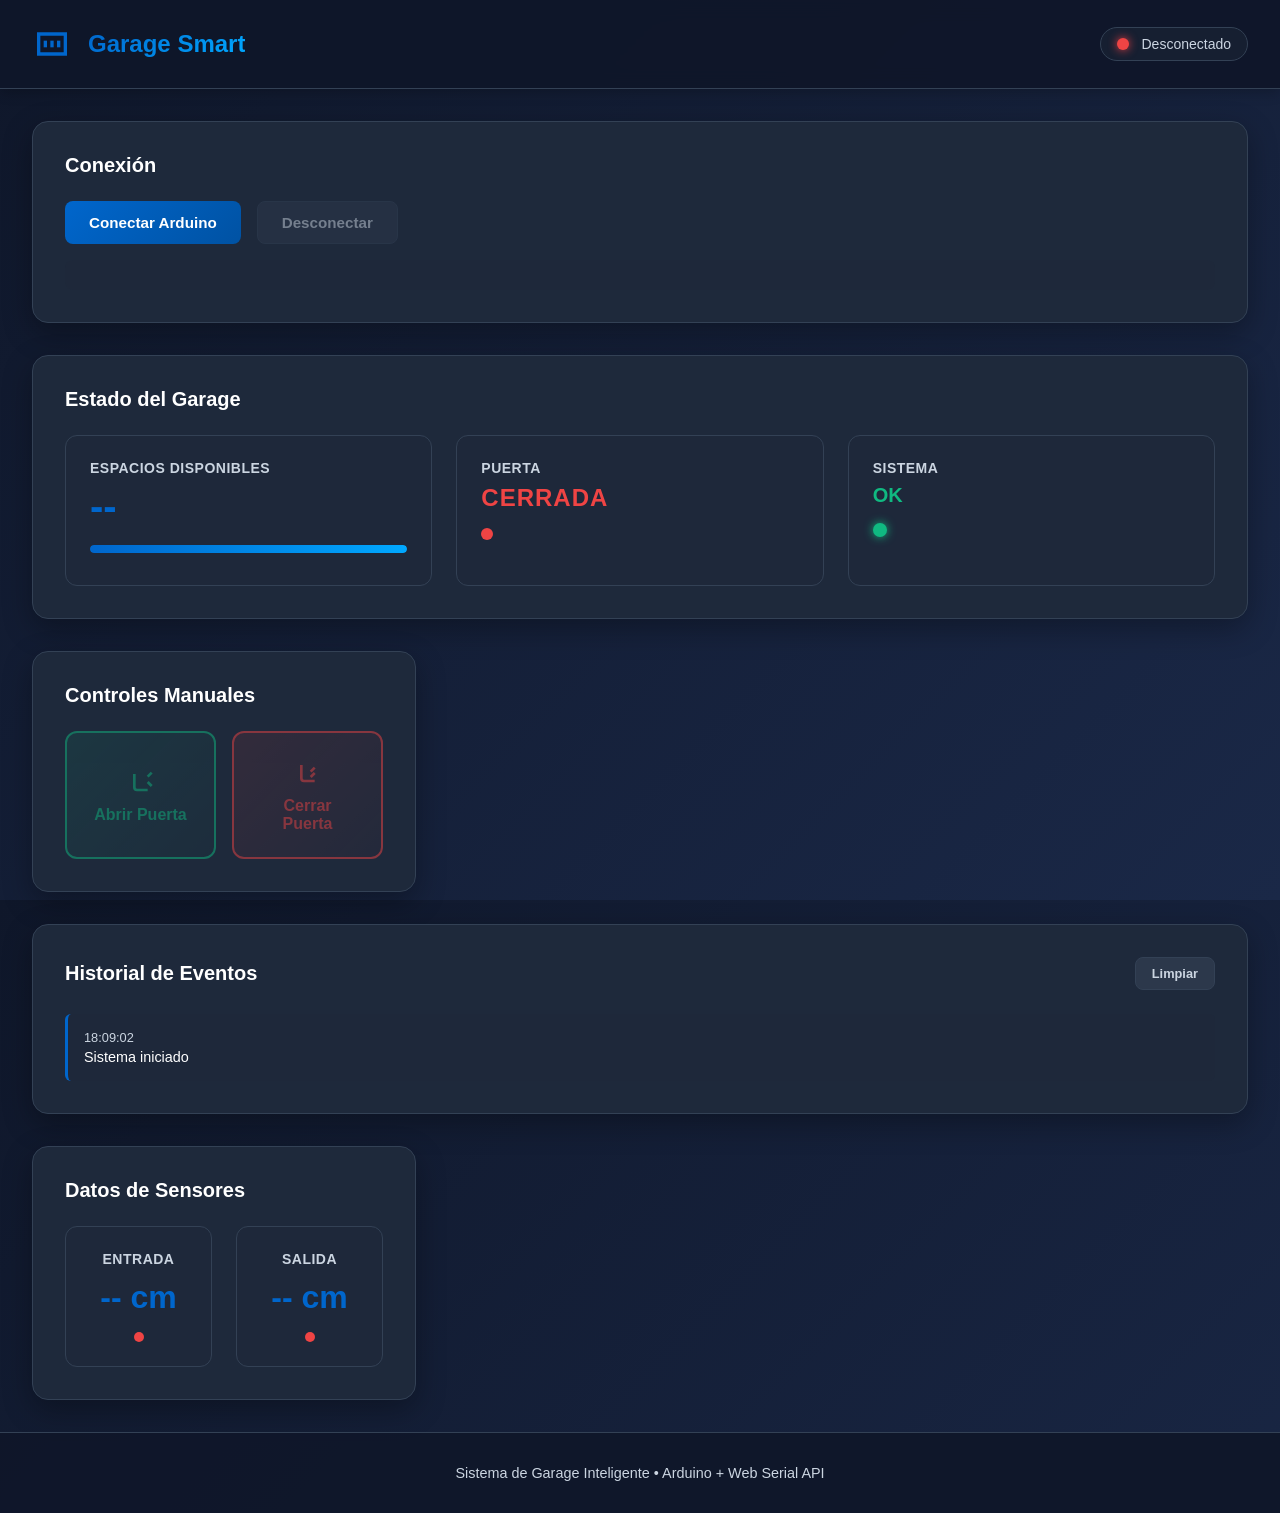
<file: index.html>
<!DOCTYPE html>
<html lang="es">
<head>
    <meta charset="UTF-8">
    <meta name="viewport" content="width=device-width, initial-scale=1.0">
    <title>Sistema de Garage Inteligente</title>
    <link rel="stylesheet" href="styles.css">
</head>
<body>
    <div class="container">
        <!-- Header -->
        <header class="header">
            <div class="header-content">
                <div class="logo">
                    <svg viewBox="0 0 24 24" fill="none" stroke="currentColor" stroke-width="2">
                        <path d="M4 6h16v12H4z"></path>
                        <path d="M8 10v4"></path>
                        <path d="M12 10v4"></path>
                        <path d="M16 10v4"></path>
                    </svg>
                    <h1>Garage Smart</h1>
                </div>
                <div class="connection-status">
                    <span class="status-indicator" id="statusIndicator"></span>
                    <span class="status-text" id="statusText">Desconectado</span>
                </div>
            </div>
        </header>

        <!-- Main Content -->
        <main class="main-content">
            <!-- Connection Panel -->
            <section class="panel connection-panel">
                <h2>Conexión</h2>
                <div class="connection-controls">
                    <button id="connectBtn" class="btn btn-primary">Conectar Arduino</button>
                    <button id="disconnectBtn" class="btn btn-secondary" disabled>Desconectar</button>
                </div>
                <div class="port-info" id="portInfo"></div>
            </section>

            <!-- Status Panel -->
            <section class="panel status-panel">
                <h2>Estado del Garage</h2>
                <div class="status-grid">
                    <div class="status-card">
                        <div class="status-label">Espacios Disponibles</div>
                        <div class="status-value" id="spacesValue">--</div>
                        <div class="capacity-bar">
                            <div class="capacity-fill" id="capacityFill"></div>
                        </div>
                        <div class="capacity-text" id="capacityText"></div>
                    </div>
                    <div class="status-card">
                        <div class="status-label">Puerta</div>
                        <div class="door-status" id="doorStatus">CERRADA</div>
                        <div class="door-indicator" id="doorIndicator"></div>
                    </div>
                    <div class="status-card">
                        <div class="status-label">Sistema</div>
                        <div class="system-status" id="systemStatus">OK</div>
                        <div class="status-light active" id="systemLight"></div>
                    </div>
                </div>
            </section>

            <!-- Control Panel -->
            <section class="panel control-panel">
                <h2>Controles Manuales</h2>
                <div class="control-grid">
                    <button id="openDoorBtn" class="btn btn-control btn-open" disabled>
                        <svg viewBox="0 0 24 24" fill="none" stroke="currentColor" stroke-width="2">
                            <path d="M7 6v10a2 2 0 0 0 2 2h8"></path>
                            <path d="M17 8l3-3"></path>
                            <path d="M17 12l3 3"></path>
                        </svg>
                        Abrir Puerta
                    </button>
                    <button id="closeDoorBtn" class="btn btn-control btn-close" disabled>
                        <svg viewBox="0 0 24 24" fill="none" stroke="currentColor" stroke-width="2">
                            <path d="M7 6v10a2 2 0 0 0 2 2h8"></path>
                            <path d="M17 8l-3 3"></path>
                            <path d="M17 12l-3 3"></path>
                        </svg>
                        Cerrar Puerta
                    </button>
                </div>
            </section>

            <!-- Events Panel -->
            <section class="panel events-panel">
                <div class="panel-header">
                    <h2>Historial de Eventos</h2>
                    <button id="clearEventsBtn" class="btn btn-small">Limpiar</button>
                </div>
                <div class="events-list" id="eventsList">
                    <div class="event-placeholder">Esperando eventos...</div>
                </div>
            </section>

            <!-- Sensor Data Panel -->
            <section class="panel sensor-panel">
                <h2>Datos de Sensores</h2>
                <div class="sensor-grid">
                    <div class="sensor-card">
                        <div class="sensor-label">Entrada</div>
                        <div class="sensor-value" id="sensorEntrada">-- cm</div>
                        <div class="sensor-indicator" id="indicatorEntrada"></div>
                    </div>
                    <div class="sensor-card">
                        <div class="sensor-label">Salida</div>
                        <div class="sensor-value" id="sensorSalida">-- cm</div>
                        <div class="sensor-indicator" id="indicatorSalida"></div>
                    </div>
                </div>
            </section>
        </main>

        <!-- Footer -->
        <footer class="footer">
            <p>Sistema de Garage Inteligente • Arduino + Web Serial API</p>
        </footer>
    </div>

    <script src="serial.js"></script>
    <script src="app.js"></script>
</body>
</html>
</file>
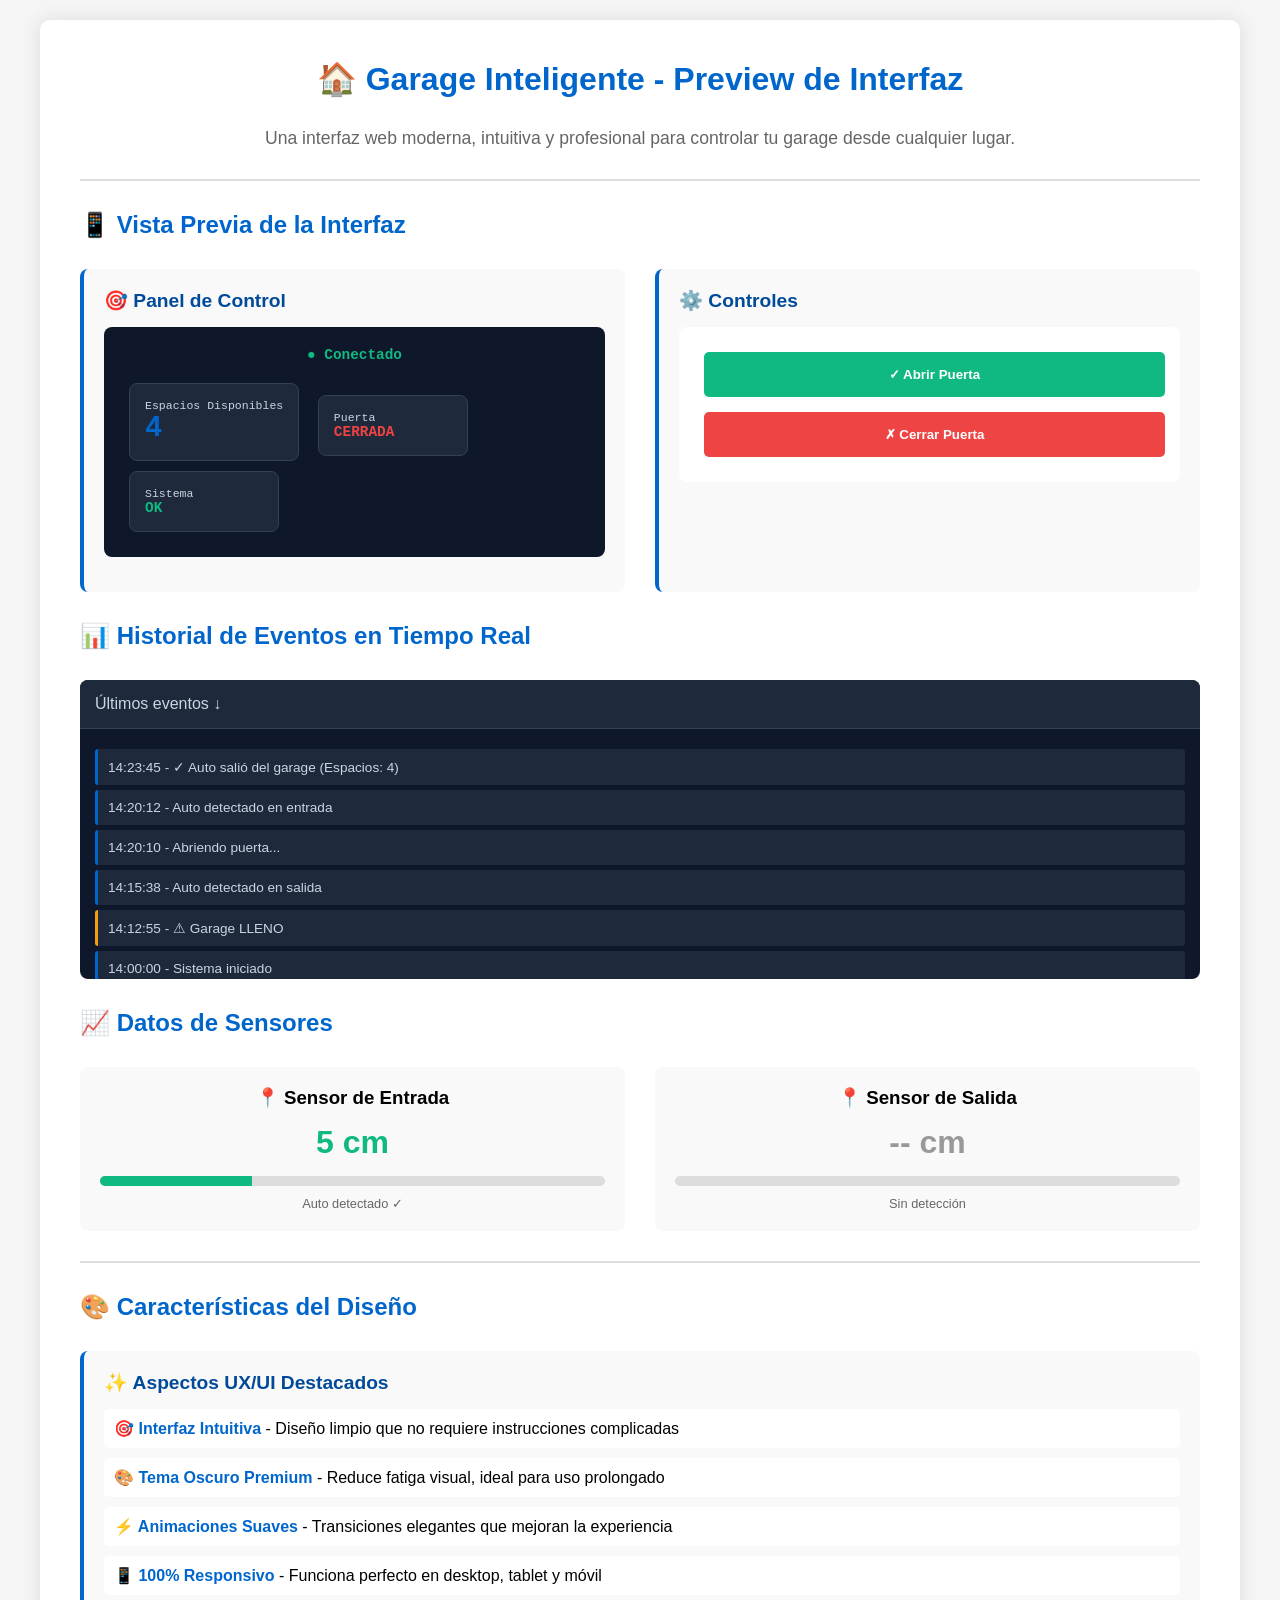
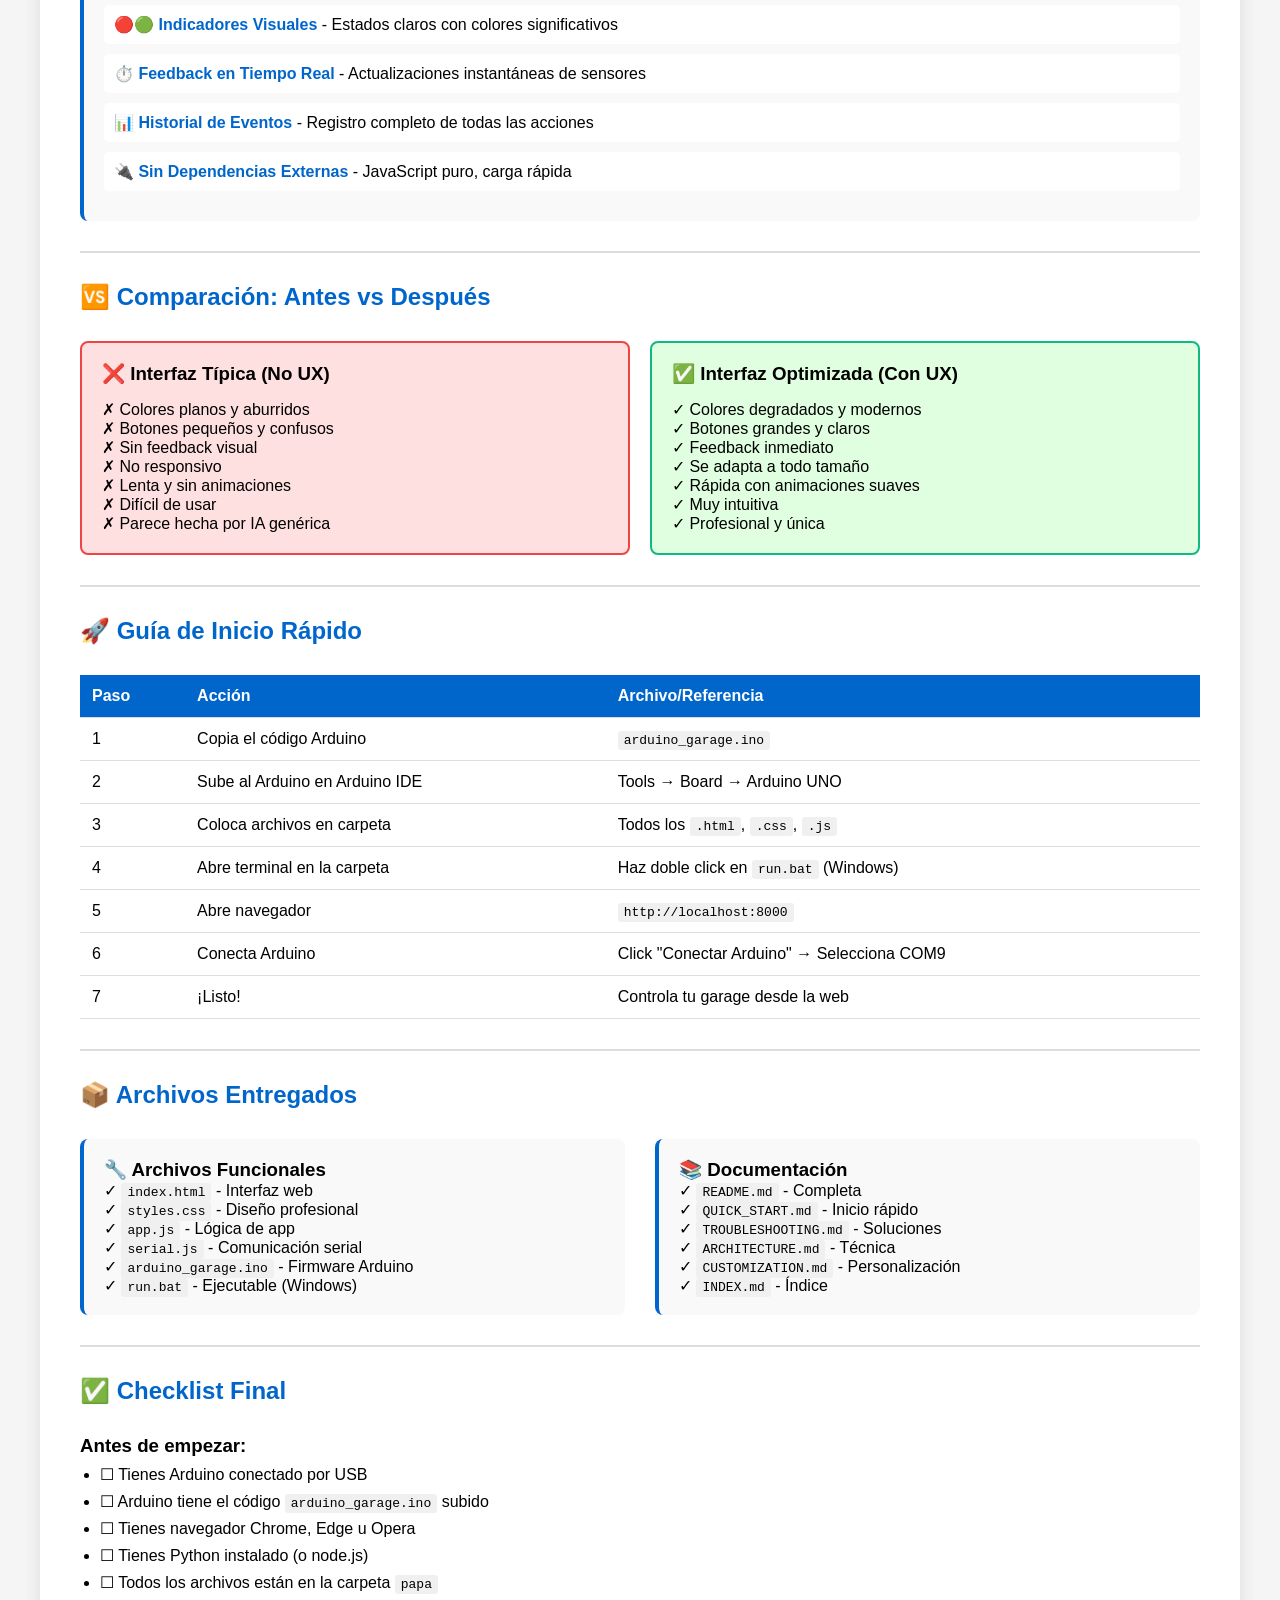
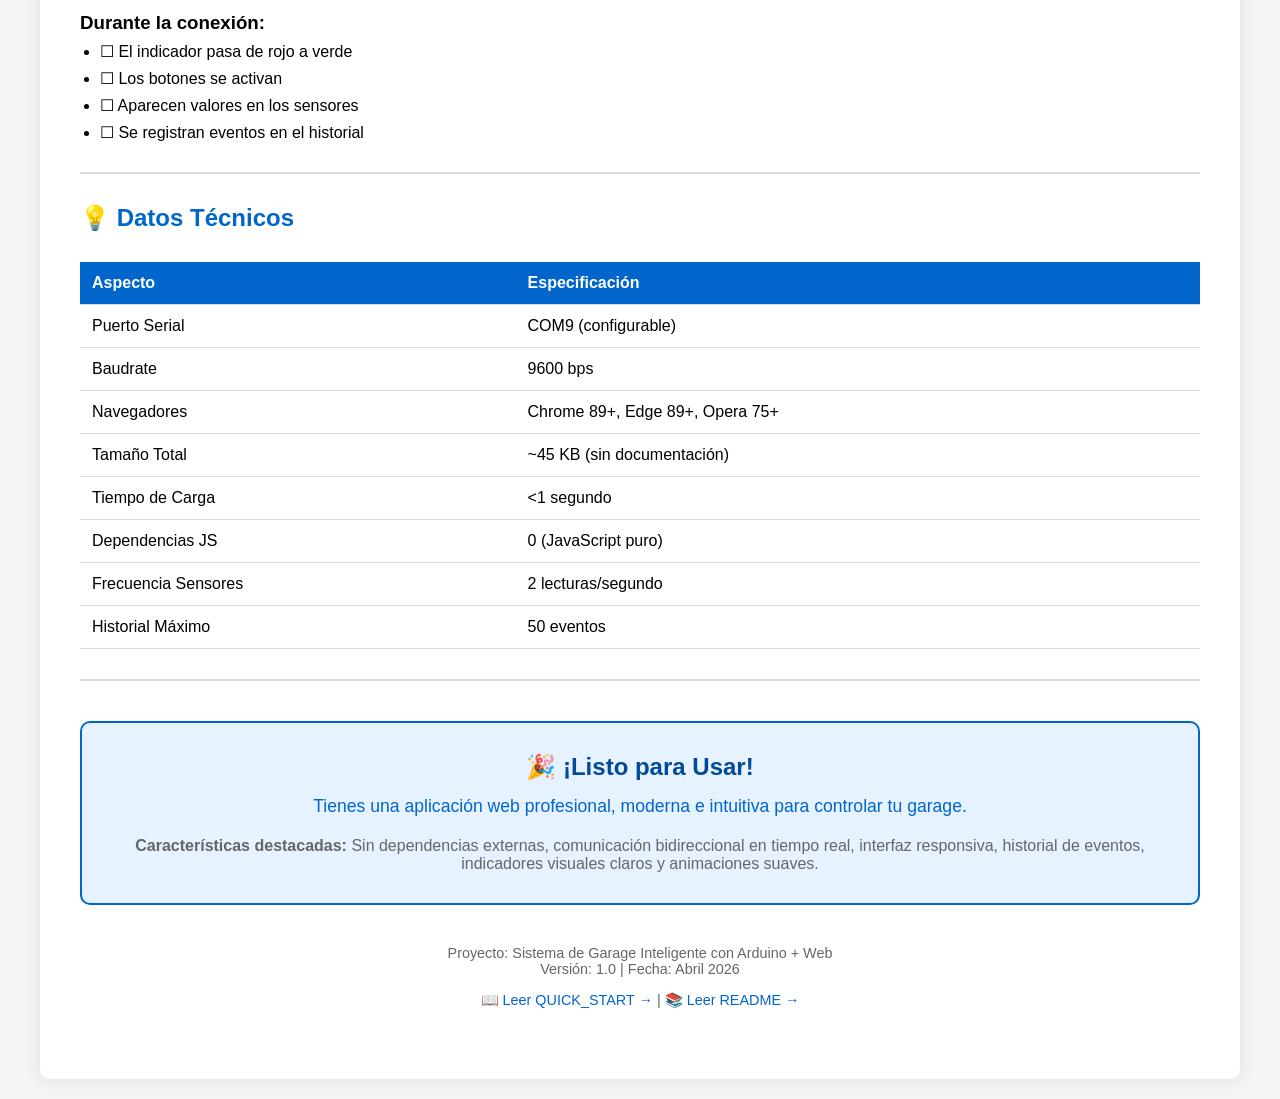
<file: PREVIEW.html>
<!DOCTYPE html>
<html lang="es">
<head>
    <meta charset="UTF-8">
    <meta name="viewport" content="width=device-width, initial-scale=1.0">
    <title>Preview - Garage Inteligente</title>
    <style>
        * { margin: 0; padding: 0; box-sizing: border-box; }
        body { font-family: Arial, sans-serif; background: #f5f5f5; padding: 20px; }
        .container { max-width: 1200px; margin: 0 auto; background: white; padding: 40px; border-radius: 10px; box-shadow: 0 0 20px rgba(0,0,0,0.1); }
        h1 { color: #0066cc; margin-bottom: 30px; text-align: center; }
        .preview { display: grid; grid-template-columns: 1fr 1fr; gap: 30px; margin: 30px 0; }
        .section { background: #f9f9f9; padding: 20px; border-radius: 8px; border-left: 4px solid #0066cc; }
        .section h2 { color: #004a99; margin-bottom: 15px; font-size: 1.2em; }
        .feature { margin: 10px 0; padding: 10px; background: white; border-radius: 5px; }
        .feature strong { color: #0066cc; }
        .mock-ui { background: #0f172a; color: white; padding: 20px; border-radius: 8px; font-family: 'Courier New', monospace; font-size: 0.9em; overflow-x: auto; margin: 15px 0; }
        .status-card { display: inline-block; background: #1e293b; padding: 15px; margin: 5px; border-radius: 8px; border: 1px solid #334155; min-width: 150px; }
        .status-value { font-size: 2em; color: #0066cc; font-weight: bold; }
        .status-label { font-size: 0.8em; color: #cbd5e1; }
        .button-demo { display: inline-block; padding: 10px 20px; margin: 5px; border: none; border-radius: 5px; cursor: pointer; font-weight: bold; }
        .btn-primary { background: #0066cc; color: white; }
        .btn-success { background: #10b981; color: white; }
        .btn-danger { background: #ef4444; color: white; }
        .event-item { background: #1e293b; padding: 10px; margin: 5px 0; border-left: 3px solid #0066cc; border-radius: 3px; font-size: 0.85em; color: #cbd5e1; }
        .icons { display: flex; gap: 20px; justify-content: center; margin: 30px 0; font-size: 4em; }
        .comparison { display: grid; grid-template-columns: 1fr 1fr; gap: 20px; margin: 30px 0; }
        .comparison-card { padding: 20px; border-radius: 8px; }
        .comparison-card h3 { margin-bottom: 15px; }
        .before { background: #ffe0e0; border: 2px solid #ef4444; }
        .after { background: #e0ffe0; border: 2px solid #10b981; }
        table { width: 100%; border-collapse: collapse; margin: 20px 0; }
        table th, table td { padding: 12px; text-align: left; border-bottom: 1px solid #ddd; }
        table th { background: #0066cc; color: white; }
        table tr:hover { background: #f5f5f5; }
        .checklist { margin: 20px 0; }
        .checklist li { margin: 8px 0; }
        .checklist input { margin-right: 10px; }
        code { background: #f0f0f0; padding: 2px 6px; border-radius: 3px; font-family: monospace; }
        @media (max-width: 768px) { .preview { grid-template-columns: 1fr; } .comparison { grid-template-columns: 1fr; } }
    </style>
</head>
<body>
    <div class="container">
        <h1>🏠 Garage Inteligente - Preview de Interfaz</h1>
        
        <div style="text-align: center; margin: 30px 0;">
            <p style="font-size: 1.1em; color: #666;">
                Una interfaz web moderna, intuitiva y profesional para controlar tu garage desde cualquier lugar.
            </p>
        </div>

        <hr style="margin: 30px 0; border: none; border-top: 2px solid #ddd;">

        <h2 style="color: #0066cc; margin: 30px 0;">📱 Vista Previa de la Interfaz</h2>

        <div class="preview">
            <div class="section">
                <h2>🎯 Panel de Control</h2>
                <div class="mock-ui">
                    <div style="text-align: center; margin-bottom: 15px;">
                        <span style="color: #10b981; font-weight: bold;">● Conectado</span>
                    </div>
                    
                    <div class="status-card">
                        <div class="status-label">Espacios Disponibles</div>
                        <div class="status-value">4</div>
                    </div>
                    
                    <div class="status-card">
                        <div class="status-label">Puerta</div>
                        <div class="status-value" style="color: #ef4444; font-size: 1em;">CERRADA</div>
                    </div>
                    
                    <div class="status-card">
                        <div class="status-label">Sistema</div>
                        <div class="status-value" style="color: #10b981; font-size: 1em;">OK</div>
                    </div>
                </div>
            </div>

            <div class="section">
                <h2>⚙️ Controles</h2>
                <div style="padding: 20px; background: white; border-radius: 8px;">
                    <button class="button-demo btn-success" style="width: 100%; padding: 15px; margin-bottom: 10px;">
                        ✓ Abrir Puerta
                    </button>
                    <button class="button-demo btn-danger" style="width: 100%; padding: 15px;">
                        ✗ Cerrar Puerta
                    </button>
                </div>
            </div>
        </div>

        <h2 style="color: #0066cc; margin: 30px 0;">📊 Historial de Eventos en Tiempo Real</h2>
        <div style="background: #0f172a; border-radius: 8px; overflow: hidden;">
            <div style="background: #1e293b; padding: 15px; border-bottom: 1px solid #334155;">
                <span style="color: #cbd5e1;">Últimos eventos ↓</span>
            </div>
            <div style="padding: 15px; max-height: 250px; overflow-y: auto;">
                <div class="event-item">14:23:45 - ✓ Auto salió del garage (Espacios: 4)</div>
                <div class="event-item">14:20:12 - Auto detectado en entrada</div>
                <div class="event-item">14:20:10 - Abriendo puerta...</div>
                <div class="event-item">14:15:38 - Auto detectado en salida</div>
                <div class="event-item" style="border-left-color: #f59e0b;">14:12:55 - ⚠ Garage LLENO</div>
                <div class="event-item">14:00:00 - Sistema iniciado</div>
            </div>
        </div>

        <h2 style="color: #0066cc; margin: 30px 0;">📈 Datos de Sensores</h2>
        <div class="preview">
            <div style="background: #f9f9f9; padding: 20px; border-radius: 8px; text-align: center;">
                <h3>📍 Sensor de Entrada</h3>
                <div style="font-size: 2em; color: #10b981; margin: 15px 0; font-weight: bold;">5 cm</div>
                <div style="width: 100%; height: 10px; background: #ddd; border-radius: 5px; overflow: hidden;">
                    <div style="width: 30%; height: 100%; background: #10b981;"></div>
                </div>
                <p style="font-size: 0.8em; color: #666; margin-top: 10px;">Auto detectado ✓</p>
            </div>
            <div style="background: #f9f9f9; padding: 20px; border-radius: 8px; text-align: center;">
                <h3>📍 Sensor de Salida</h3>
                <div style="font-size: 2em; color: #999; margin: 15px 0; font-weight: bold;">-- cm</div>
                <div style="width: 100%; height: 10px; background: #ddd; border-radius: 5px; overflow: hidden;">
                    <div style="width: 0%; height: 100%; background: #999;"></div>
                </div>
                <p style="font-size: 0.8em; color: #666; margin-top: 10px;">Sin detección</p>
            </div>
        </div>

        <hr style="margin: 30px 0; border: none; border-top: 2px solid #ddd;">

        <h2 style="color: #0066cc; margin: 30px 0;">🎨 Características del Diseño</h2>

        <div class="preview" style="grid-template-columns: 1fr;">
            <div class="section">
                <h2>✨ Aspectos UX/UI Destacados</h2>
                <div class="feature">
                    <strong>🎯 Interfaz Intuitiva</strong> - Diseño limpio que no requiere instrucciones complicadas
                </div>
                <div class="feature">
                    <strong>🎨 Tema Oscuro Premium</strong> - Reduce fatiga visual, ideal para uso prolongado
                </div>
                <div class="feature">
                    <strong>⚡ Animaciones Suaves</strong> - Transiciones elegantes que mejoran la experiencia
                </div>
                <div class="feature">
                    <strong>📱 100% Responsivo</strong> - Funciona perfecto en desktop, tablet y móvil
                </div>
                <div class="feature">
                    <strong>🔴🟢 Indicadores Visuales</strong> - Estados claros con colores significativos
                </div>
                <div class="feature">
                    <strong>⏱️ Feedback en Tiempo Real</strong> - Actualizaciones instantáneas de sensores
                </div>
                <div class="feature">
                    <strong>📊 Historial de Eventos</strong> - Registro completo de todas las acciones
                </div>
                <div class="feature">
                    <strong>🔌 Sin Dependencias Externas</strong> - JavaScript puro, carga rápida
                </div>
            </div>
        </div>

        <hr style="margin: 30px 0; border: none; border-top: 2px solid #ddd;">

        <h2 style="color: #0066cc; margin: 30px 0;">🆚 Comparación: Antes vs Después</h2>

        <div class="comparison">
            <div class="comparison-card before">
                <h3>❌ Interfaz Típica (No UX)</h3>
                <ul style="list-style: none;">
                    <li>✗ Colores planos y aburridos</li>
                    <li>✗ Botones pequeños y confusos</li>
                    <li>✗ Sin feedback visual</li>
                    <li>✗ No responsivo</li>
                    <li>✗ Lenta y sin animaciones</li>
                    <li>✗ Difícil de usar</li>
                    <li>✗ Parece hecha por IA genérica</li>
                </ul>
            </div>
            <div class="comparison-card after">
                <h3>✅ Interfaz Optimizada (Con UX)</h3>
                <ul style="list-style: none;">
                    <li>✓ Colores degradados y modernos</li>
                    <li>✓ Botones grandes y claros</li>
                    <li>✓ Feedback inmediato</li>
                    <li>✓ Se adapta a todo tamaño</li>
                    <li>✓ Rápida con animaciones suaves</li>
                    <li>✓ Muy intuitiva</li>
                    <li>✓ Profesional y única</li>
                </ul>
            </div>
        </div>

        <hr style="margin: 30px 0; border: none; border-top: 2px solid #ddd;">

        <h2 style="color: #0066cc; margin: 30px 0;">🚀 Guía de Inicio Rápido</h2>

        <table>
            <tr>
                <th>Paso</th>
                <th>Acción</th>
                <th>Archivo/Referencia</th>
            </tr>
            <tr>
                <td>1</td>
                <td>Copia el código Arduino</td>
                <td><code>arduino_garage.ino</code></td>
            </tr>
            <tr>
                <td>2</td>
                <td>Sube al Arduino en Arduino IDE</td>
                <td>Tools → Board → Arduino UNO</td>
            </tr>
            <tr>
                <td>3</td>
                <td>Coloca archivos en carpeta</td>
                <td>Todos los <code>.html</code>, <code>.css</code>, <code>.js</code></td>
            </tr>
            <tr>
                <td>4</td>
                <td>Abre terminal en la carpeta</td>
                <td>Haz doble click en <code>run.bat</code> (Windows)</td>
            </tr>
            <tr>
                <td>5</td>
                <td>Abre navegador</td>
                <td><code>http://localhost:8000</code></td>
            </tr>
            <tr>
                <td>6</td>
                <td>Conecta Arduino</td>
                <td>Click "Conectar Arduino" → Selecciona COM9</td>
            </tr>
            <tr>
                <td>7</td>
                <td>¡Listo!</td>
                <td>Controla tu garage desde la web</td>
            </tr>
        </table>

        <hr style="margin: 30px 0; border: none; border-top: 2px solid #ddd;">

        <h2 style="color: #0066cc; margin: 30px 0;">📦 Archivos Entregados</h2>

        <div style="columns: 2; gap: 30px;">
            <div class="section">
                <h3>🔧 Archivos Funcionales</h3>
                <ul style="list-style: none;">
                    <li>✓ <code>index.html</code> - Interfaz web</li>
                    <li>✓ <code>styles.css</code> - Diseño profesional</li>
                    <li>✓ <code>app.js</code> - Lógica de app</li>
                    <li>✓ <code>serial.js</code> - Comunicación serial</li>
                    <li>✓ <code>arduino_garage.ino</code> - Firmware Arduino</li>
                    <li>✓ <code>run.bat</code> - Ejecutable (Windows)</li>
                </ul>
            </div>
            <div class="section">
                <h3>📚 Documentación</h3>
                <ul style="list-style: none;">
                    <li>✓ <code>README.md</code> - Completa</li>
                    <li>✓ <code>QUICK_START.md</code> - Inicio rápido</li>
                    <li>✓ <code>TROUBLESHOOTING.md</code> - Soluciones</li>
                    <li>✓ <code>ARCHITECTURE.md</code> - Técnica</li>
                    <li>✓ <code>CUSTOMIZATION.md</code> - Personalización</li>
                    <li>✓ <code>INDEX.md</code> - Índice</li>
                </ul>
            </div>
        </div>

        <hr style="margin: 30px 0; border: none; border-top: 2px solid #ddd;">

        <h2 style="color: #0066cc; margin: 30px 0;">✅ Checklist Final</h2>

        <div class="checklist">
            <h3>Antes de empezar:</h3>
            <ul style="margin-left: 20px;">
                <li>☐ Tienes Arduino conectado por USB</li>
                <li>☐ Arduino tiene el código <code>arduino_garage.ino</code> subido</li>
                <li>☐ Tienes navegador Chrome, Edge u Opera</li>
                <li>☐ Tienes Python instalado (o node.js)</li>
                <li>☐ Todos los archivos están en la carpeta <code>papa</code></li>
            </ul>
        </div>

        <div class="checklist">
            <h3>Durante la conexión:</h3>
            <ul style="margin-left: 20px;">
                <li>☐ El indicador pasa de rojo a verde</li>
                <li>☐ Los botones se activan</li>
                <li>☐ Aparecen valores en los sensores</li>
                <li>☐ Se registran eventos en el historial</li>
            </ul>
        </div>

        <hr style="margin: 30px 0; border: none; border-top: 2px solid #ddd;">

        <h2 style="color: #0066cc; margin: 30px 0;">💡 Datos Técnicos</h2>

        <table>
            <tr>
                <th>Aspecto</th>
                <th>Especificación</th>
            </tr>
            <tr>
                <td>Puerto Serial</td>
                <td>COM9 (configurable)</td>
            </tr>
            <tr>
                <td>Baudrate</td>
                <td>9600 bps</td>
            </tr>
            <tr>
                <td>Navegadores</td>
                <td>Chrome 89+, Edge 89+, Opera 75+</td>
            </tr>
            <tr>
                <td>Tamaño Total</td>
                <td>~45 KB (sin documentación)</td>
            </tr>
            <tr>
                <td>Tiempo de Carga</td>
                <td>&lt;1 segundo</td>
            </tr>
            <tr>
                <td>Dependencias JS</td>
                <td>0 (JavaScript puro)</td>
            </tr>
            <tr>
                <td>Frecuencia Sensores</td>
                <td>2 lecturas/segundo</td>
            </tr>
            <tr>
                <td>Historial Máximo</td>
                <td>50 eventos</td>
            </tr>
        </table>

        <hr style="margin: 30px 0; border: none; border-top: 2px solid #ddd;">

        <div style="text-align: center; margin: 40px 0; padding: 30px; background: #e6f2ff; border-radius: 10px; border: 2px solid #0066cc;">
            <h2 style="color: #004a99; margin-bottom: 15px;">🎉 ¡Listo para Usar!</h2>
            <p style="font-size: 1.1em; color: #0066cc; margin-bottom: 20px;">
                Tienes una aplicación web profesional, moderna e intuitiva para controlar tu garage.
            </p>
            <p style="color: #666;">
                <strong>Características destacadas:</strong> Sin dependencias externas, comunicación bidireccional en tiempo real, 
                interfaz responsiva, historial de eventos, indicadores visuales claros y animaciones suaves.
            </p>
        </div>

        <div style="text-align: center; margin: 30px 0; color: #666; font-size: 0.9em;">
            <p>Proyecto: Sistema de Garage Inteligente con Arduino + Web</p>
            <p>Versión: 1.0 | Fecha: Abril 2026</p>
            <p style="margin-top: 15px;">
                <a href="QUICK_START.md" style="color: #0066cc; text-decoration: none;">📖 Leer QUICK_START →</a> | 
                <a href="README.md" style="color: #0066cc; text-decoration: none;">📚 Leer README →</a>
            </p>
        </div>
    </div>
</body>
</html>
</file>
<file: styles.css>
* {
    margin: 0;
    padding: 0;
    box-sizing: border-box;
}

:root {
    --primary: #0066cc;
    --primary-dark: #004a99;
    --primary-light: #e6f2ff;
    --success: #10b981;
    --warning: #f59e0b;
    --danger: #ef4444;
    --bg-dark: #0f172a;
    --bg-card: #1e293b;
    --bg-light: #f1f5f9;
    --text-primary: #ffffff;
    --text-secondary: #cbd5e1;
    --border: #334155;
    --shadow: 0 10px 30px rgba(0, 0, 0, 0.3);
    --transition: all 0.3s cubic-bezier(0.4, 0, 0.2, 1);
}

html, body {
    width: 100%;
    height: 100%;
}

body {
    font-family: -apple-system, BlinkMacSystemFont, 'Segoe UI', 'Roboto', 'Oxygen', 'Ubuntu', 'Cantarell', sans-serif;
    background: linear-gradient(135deg, var(--bg-dark) 0%, #1a2847 100%);
    color: var(--text-primary);
    overflow-x: hidden;
}

.container {
    min-height: 100vh;
    display: flex;
    flex-direction: column;
}

/* Header */
.header {
    background: rgba(15, 23, 42, 0.95);
    backdrop-filter: blur(10px);
    border-bottom: 1px solid var(--border);
    padding: 1.5rem 0;
    position: sticky;
    top: 0;
    z-index: 100;
    box-shadow: 0 4px 12px rgba(0, 0, 0, 0.2);
}

.header-content {
    max-width: 1400px;
    margin: 0 auto;
    padding: 0 2rem;
    display: flex;
    justify-content: space-between;
    align-items: center;
}

.logo {
    display: flex;
    align-items: center;
    gap: 1rem;
}

.logo svg {
    width: 40px;
    height: 40px;
    color: var(--primary);
}

.logo h1 {
    font-size: 1.5rem;
    font-weight: 700;
    background: linear-gradient(135deg, var(--primary) 0%, #00a8ff 100%);
    -webkit-background-clip: text;
    -webkit-text-fill-color: transparent;
    background-clip: text;
}

.connection-status {
    display: flex;
    align-items: center;
    gap: 0.75rem;
    padding: 0.5rem 1rem;
    background: rgba(30, 41, 59, 0.5);
    border-radius: 20px;
    border: 1px solid var(--border);
}

.status-indicator {
    width: 12px;
    height: 12px;
    border-radius: 50%;
    background: var(--danger);
    box-shadow: 0 0 10px var(--danger);
    animation: pulse 2s infinite;
}

.status-indicator.connected {
    background: var(--success);
    box-shadow: 0 0 10px var(--success);
}

@keyframes pulse {
    0%, 100% { opacity: 1; }
    50% { opacity: 0.5; }
}

.status-text {
    font-size: 0.875rem;
    color: var(--text-secondary);
    font-weight: 500;
}

/* Main Content */
.main-content {
    flex: 1;
    max-width: 1400px;
    margin: 0 auto;
    padding: 2rem;
    width: 100%;
    display: grid;
    grid-template-columns: repeat(auto-fit, minmax(350px, 1fr));
    gap: 2rem;
}

/* Panels */
.panel {
    background: var(--bg-card);
    border: 1px solid var(--border);
    border-radius: 16px;
    padding: 2rem;
    box-shadow: var(--shadow);
    transition: var(--transition);
    overflow: hidden;
}

.panel:hover {
    border-color: var(--primary);
    box-shadow: 0 10px 40px rgba(0, 102, 204, 0.1);
}

.panel h2 {
    font-size: 1.25rem;
    margin-bottom: 1.5rem;
    color: var(--text-primary);
    font-weight: 600;
}

.panel-header {
    display: flex;
    justify-content: space-between;
    align-items: center;
    margin-bottom: 1.5rem;
}

.panel-header h2 {
    margin: 0;
}

/* Connection Panel */
.connection-panel {
    grid-column: 1 / -1;
}

.connection-controls {
    display: flex;
    gap: 1rem;
    margin-bottom: 1rem;
}

.port-info {
    margin-top: 1rem;
    padding: 0.75rem;
    background: rgba(30, 41, 59, 0.5);
    border-radius: 8px;
    font-size: 0.875rem;
    color: var(--text-secondary);
    min-height: 30px;
}

/* Buttons */
.btn {
    padding: 0.75rem 1.5rem;
    border: none;
    border-radius: 8px;
    font-size: 0.95rem;
    font-weight: 600;
    cursor: pointer;
    transition: var(--transition);
    display: inline-flex;
    align-items: center;
    justify-content: center;
    gap: 0.5rem;
}

.btn:disabled {
    opacity: 0.5;
    cursor: not-allowed;
}

.btn-primary {
    background: linear-gradient(135deg, var(--primary) 0%, #0052a3 100%);
    color: white;
}

.btn-primary:hover:not(:disabled) {
    transform: translateY(-2px);
    box-shadow: 0 8px 20px rgba(0, 102, 204, 0.3);
}

.btn-secondary {
    background: rgba(100, 116, 139, 0.2);
    color: var(--text-secondary);
    border: 1px solid var(--border);
}

.btn-secondary:hover:not(:disabled) {
    background: rgba(100, 116, 139, 0.3);
    border-color: var(--primary);
}

.btn-small {
    padding: 0.5rem 1rem;
    font-size: 0.8rem;
    background: rgba(100, 116, 139, 0.2);
    border: 1px solid var(--border);
    color: var(--text-secondary);
}

.btn-small:hover:not(:disabled) {
    background: rgba(100, 116, 139, 0.3);
}

.btn-control {
    flex: 1;
    padding: 1.5rem;
    font-size: 1rem;
    flex-direction: column;
    border-radius: 12px;
}

.btn-control svg {
    width: 32px;
    height: 32px;
}

.btn-open {
    background: linear-gradient(135deg, rgba(16, 185, 129, 0.2) 0%, rgba(16, 185, 129, 0.05) 100%);
    border: 2px solid var(--success);
    color: var(--success);
}

.btn-open:hover:not(:disabled) {
    background: linear-gradient(135deg, rgba(16, 185, 129, 0.4) 0%, rgba(16, 185, 129, 0.2) 100%);
    box-shadow: 0 0 20px rgba(16, 185, 129, 0.3);
}

.btn-close {
    background: linear-gradient(135deg, rgba(239, 68, 68, 0.2) 0%, rgba(239, 68, 68, 0.05) 100%);
    border: 2px solid var(--danger);
    color: var(--danger);
}

.btn-close:hover:not(:disabled) {
    background: linear-gradient(135deg, rgba(239, 68, 68, 0.4) 0%, rgba(239, 68, 68, 0.2) 100%);
    box-shadow: 0 0 20px rgba(239, 68, 68, 0.3);
}

/* Status Panel */
.status-panel {
    grid-column: 1 / -1;
}

.status-grid {
    display: grid;
    grid-template-columns: repeat(auto-fit, minmax(200px, 1fr));
    gap: 1.5rem;
}

.status-card {
    background: rgba(30, 41, 59, 0.5);
    padding: 1.5rem;
    border-radius: 12px;
    border: 1px solid var(--border);
    transition: var(--transition);
}

.status-card:hover {
    border-color: var(--primary);
    background: rgba(30, 41, 59, 0.8);
}

.status-label {
    font-size: 0.875rem;
    color: var(--text-secondary);
    margin-bottom: 0.5rem;
    text-transform: uppercase;
    letter-spacing: 0.5px;
    font-weight: 600;
}

.status-value {
    font-size: 2.5rem;
    font-weight: 700;
    color: var(--primary);
    margin-bottom: 1rem;
}

.capacity-bar {
    width: 100%;
    height: 8px;
    background: rgba(100, 116, 139, 0.2);
    border-radius: 4px;
    overflow: hidden;
    margin-bottom: 0.5rem;
}

.capacity-fill {
    height: 100%;
    background: linear-gradient(90deg, var(--primary), #00a8ff);
    border-radius: 4px;
    transition: width 0.5s ease;
    width: 100%;
}

.capacity-text {
    font-size: 0.75rem;
    color: var(--text-secondary);
}

.door-status {
    font-size: 1.5rem;
    font-weight: 700;
    color: var(--danger);
    margin-bottom: 1rem;
    letter-spacing: 1px;
}

.door-status.open {
    color: var(--success);
}

.door-indicator {
    width: 12px;
    height: 12px;
    border-radius: 50%;
    background: var(--danger);
    animation: pulse 2s infinite;
}

.door-indicator.open {
    background: var(--success);
    animation: pulse 2s infinite;
}

.system-status {
    font-size: 1.25rem;
    font-weight: 700;
    color: var(--success);
    margin-bottom: 1rem;
}

.status-light {
    width: 14px;
    height: 14px;
    border-radius: 50%;
    background: var(--danger);
}

.status-light.active {
    background: var(--success);
    box-shadow: 0 0 10px var(--success);
}

/* Control Panel */
.control-grid {
    display: grid;
    grid-template-columns: 1fr 1fr;
    gap: 1rem;
}

/* Events Panel */
.events-panel {
    grid-column: 1 / -1;
}

.events-list {
    max-height: 400px;
    overflow-y: auto;
    display: flex;
    flex-direction: column-reverse;
    gap: 0.75rem;
}

.events-list::-webkit-scrollbar {
    width: 6px;
}

.events-list::-webkit-scrollbar-track {
    background: transparent;
}

.events-list::-webkit-scrollbar-thumb {
    background: var(--border);
    border-radius: 3px;
}

.events-list::-webkit-scrollbar-thumb:hover {
    background: var(--primary);
}

.event-item {
    padding: 1rem;
    background: rgba(30, 41, 59, 0.5);
    border-left: 3px solid var(--primary);
    border-radius: 6px;
    font-size: 0.9rem;
    animation: slideIn 0.3s ease;
}

@keyframes slideIn {
    from {
        opacity: 0;
        transform: translateX(-20px);
    }
    to {
        opacity: 1;
        transform: translateX(0);
    }
}

.event-item.info {
    border-left-color: var(--primary);
}

.event-item.success {
    border-left-color: var(--success);
}

.event-item.warning {
    border-left-color: var(--warning);
}

.event-item.error {
    border-left-color: var(--danger);
}

.event-time {
    font-size: 0.8rem;
    color: var(--text-secondary);
    margin-bottom: 0.25rem;
}

.event-message {
    color: var(--text-primary);
    word-break: break-word;
}

.event-placeholder {
    text-align: center;
    color: var(--text-secondary);
    padding: 2rem;
    font-style: italic;
}

/* Sensor Panel */
.sensor-grid {
    display: grid;
    grid-template-columns: 1fr 1fr;
    gap: 1.5rem;
}

.sensor-card {
    background: rgba(30, 41, 59, 0.5);
    padding: 1.5rem;
    border-radius: 12px;
    border: 1px solid var(--border);
    text-align: center;
}

.sensor-label {
    font-size: 0.875rem;
    color: var(--text-secondary);
    text-transform: uppercase;
    letter-spacing: 0.5px;
    font-weight: 600;
    margin-bottom: 0.75rem;
}

.sensor-value {
    font-size: 2rem;
    font-weight: 700;
    color: var(--primary);
    margin-bottom: 1rem;
}

.sensor-indicator {
    width: 10px;
    height: 10px;
    border-radius: 50%;
    background: var(--danger);
    margin: 0 auto;
}

.sensor-indicator.detected {
    background: var(--success);
    box-shadow: 0 0 15px var(--success);
}

/* Footer */
.footer {
    background: rgba(15, 23, 42, 0.95);
    border-top: 1px solid var(--border);
    padding: 2rem;
    text-align: center;
    color: var(--text-secondary);
    font-size: 0.9rem;
}

/* Responsive */
@media (max-width: 768px) {
    .header-content {
        padding: 0 1rem;
    }

    .main-content {
        padding: 1.5rem;
        grid-template-columns: 1fr;
        gap: 1.5rem;
    }

    .status-grid {
        grid-template-columns: 1fr;
    }

    .control-grid {
        grid-template-columns: 1fr;
    }

    .sensor-grid {
        grid-template-columns: 1fr;
    }

    .btn-control {
        padding: 1.25rem;
        font-size: 0.9rem;
    }

    .btn-control svg {
        width: 24px;
        height: 24px;
    }

    .status-value {
        font-size: 2rem;
    }

    .logo h1 {
        font-size: 1.25rem;
    }
}

@media (max-width: 480px) {
    .header-content {
        flex-direction: column;
        gap: 1rem;
    }

    .connection-controls {
        flex-direction: column;
    }

    .btn {
        width: 100%;
    }
}
</file>
